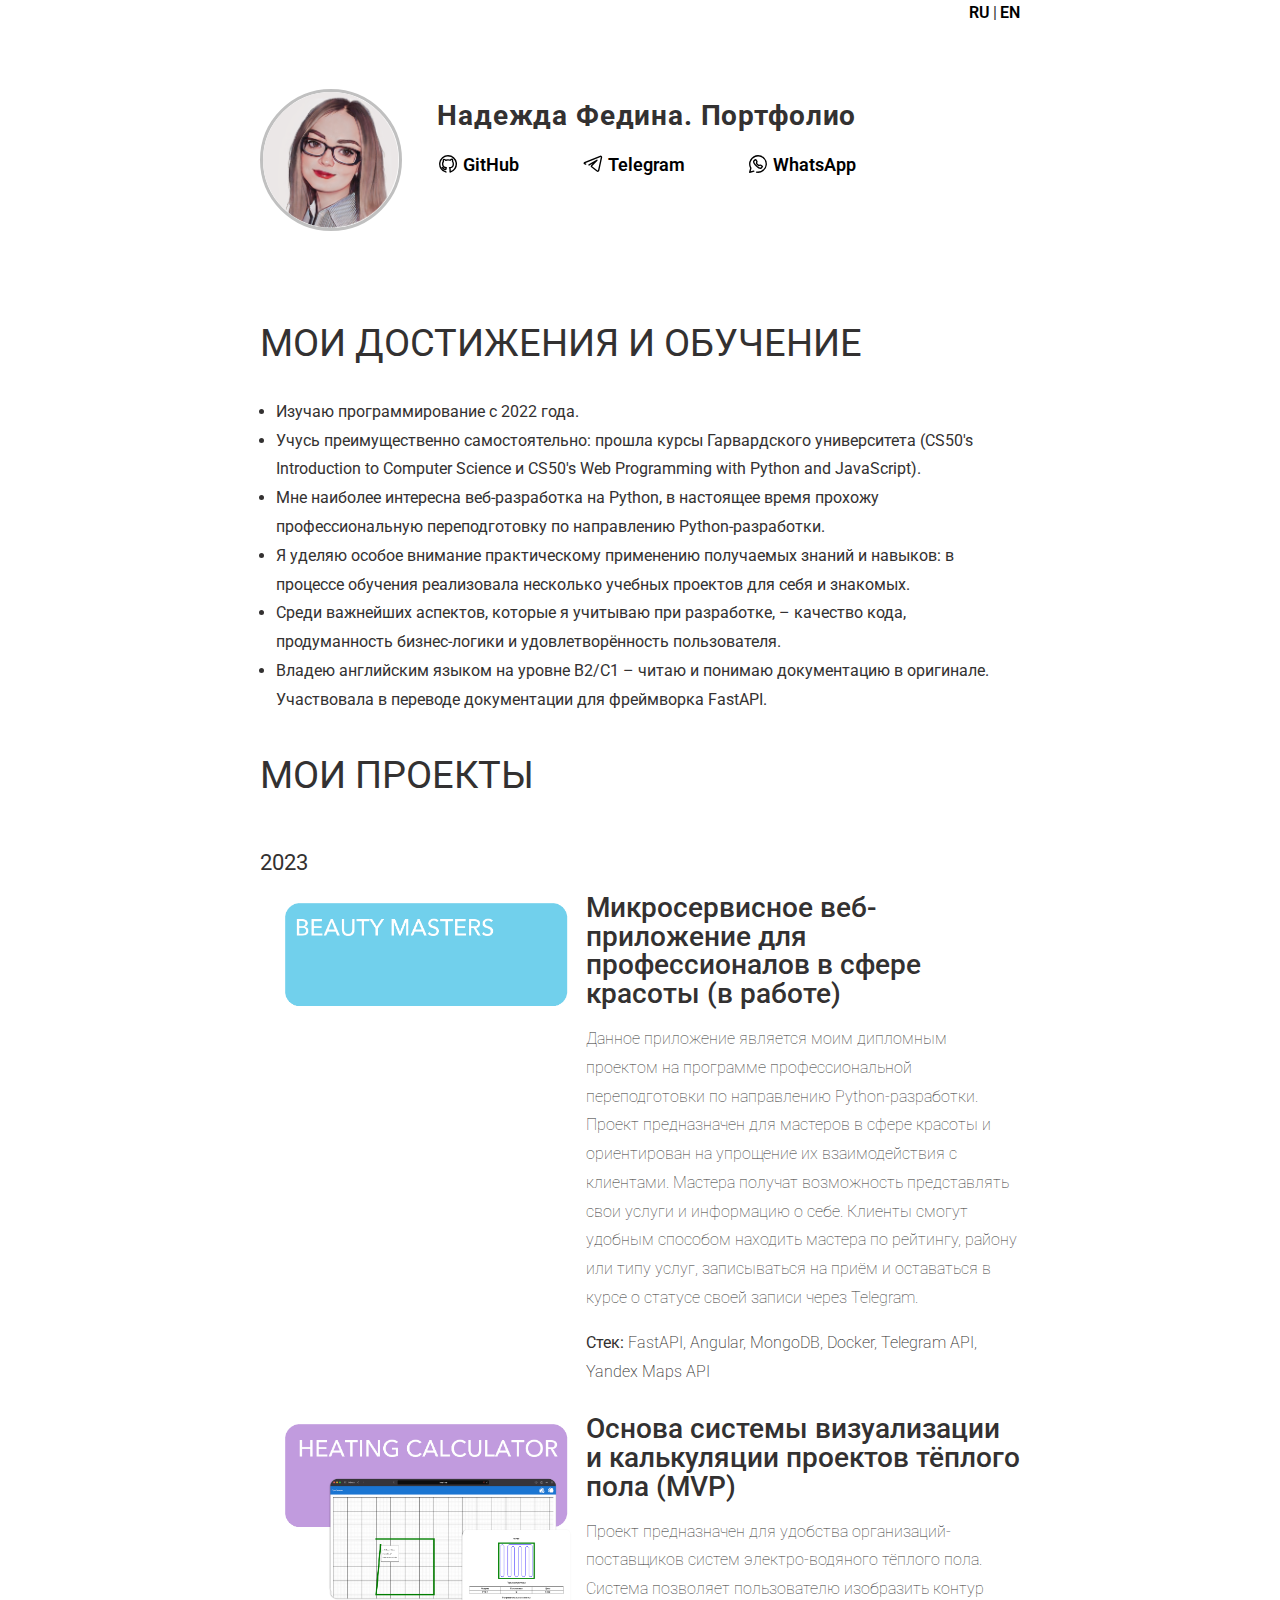
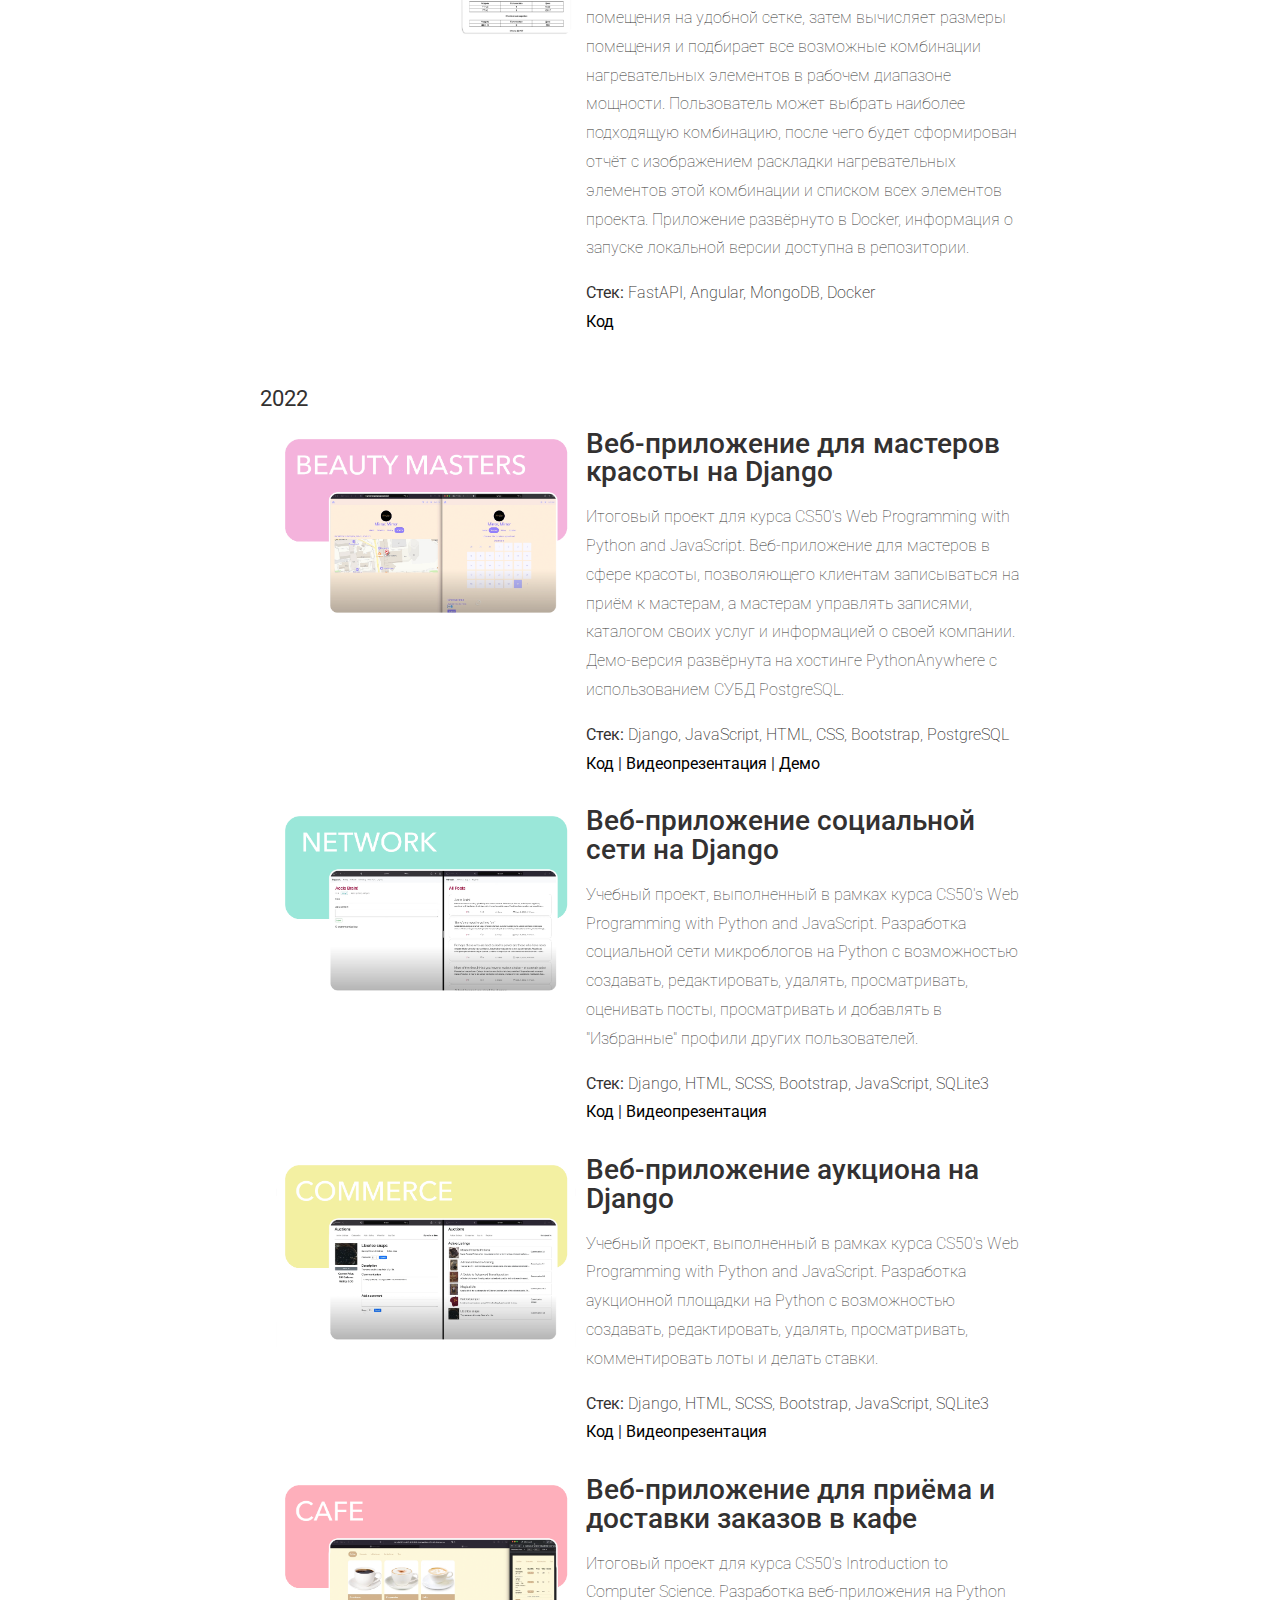
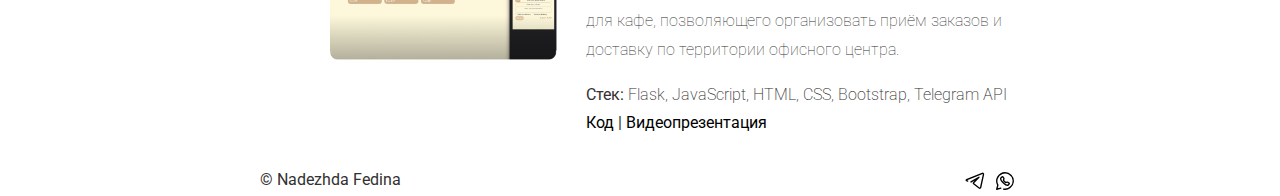
<file: index.html>
<!DOCTYPE html>
<html lang="en">
<head>
    <meta charset="UTF-8">
    <title>Обо мне</title>
    <link rel="stylesheet" type="text/css" href="assets/styles/styles.css">
</head>
<body>
    <div class="main">
        <div class="header">
            <a href="#">
                <span>RU</span>
            </a>
            <span>|</span>
            <a href="en.html">
                <span>EN</span>
            </a>
        </div>
        <div class="content">
            <div class="content__hello">
                <img class="content__hello-img" src="assets/img/avatar.png" alt="Avatar">
                <div class="content__hello-text">
                    <span class="content__description">Надежда Федина. Портфолио</span>
                    <nav class="content__social">
                        <a href="https://github.com/nadia3373" class="content__social-item">
                            <img src="assets/img/icons/github.svg" alt="GitHub">
                            <span>GitHub</span>
                        </a>
                        <a href="https://t.me/nadia3373" class="content__social-item">
                            <img src="assets/img/icons/telegram.svg" alt="Telegram">
                            <span>Telegram</span>
                        </a>
                        <a href="https://wa.me/79233773373" class="content__social-item">
                            <img src="assets/img/icons/whatsapp.svg" alt="WhatsApp">
                            <span>WhatsApp</span>
                        </a>
                    </nav>
                </div>
            </div>
            <div class="content__main">
                <h1 class="content__about-header">Мои достижения и обучение</h1>
                <div class="content__main-item">
                    <div class="main-item__description">
                        <ul>
                            <li>
                                Изучаю программирование с 2022 года.
                            </li>
                            <li>
                                Учусь преимущественно самостоятельно: прошла курсы Гарвардского университета
                                (CS50's Introduction to Computer Science и CS50's Web Programming with
                                Python and JavaScript).
                            </li>
                            <li>
                                Мне наиболее интересна веб-разработка на Python, в настоящее время прохожу
                                профессиональную переподготовку по направлению Python-разработки.
                            </li>
                            <li>
                                Я уделяю особое внимание практическому применению получаемых знаний и навыков:
                                в процессе обучения реализовала несколько учебных проектов для себя и знакомых.
                            </li>
                            <li>
                                Среди важнейших аспектов, которые я учитываю при разработке, – качество кода,
                                продуманность бизнес-логики и удовлетворённость пользователя.
                            </li>
                            <li>
                                Владею английским языком на уровне B2/C1 – читаю и понимаю документацию в оригинале.
                                Участвовала в переводе документации для фреймворка FastAPI.
                            </li>
                        </ul>
                    </div>
                </div>
                <h1 class="content__about-header">Мои проекты</h1>
                <h2 class="content__subheader">2023</h2>
                <div class="content__main-item project">
                    <a data-fslightbox href="assets/img/project5.png">
                        <img src="assets/img/project5.png" alt="project5">
                    </a>
                    <div>
                        <div class="main-item__title">
                            <span>Микросервисное веб-приложение для профессионалов в сфере красоты (в работе)</span>
                        </div>
                        <div class="main-item__description">
                            <p>
                                Данное приложение является моим дипломным проектом на программе профессиональной переподготовки
                                по направлению Python-разработки. Проект предназначен для мастеров в сфере красоты и ориентирован
                                на упрощение их взаимодействия с клиентами. Мастера получат возможность представлять свои услуги
                                и информацию о себе. Клиенты смогут удобным способом находить мастера по рейтингу, району или типу услуг,
                                записываться на приём и оставаться в курсе о статусе своей записи через Telegram.
                            </p>
                        </div>
                        <div class="main-item__subdescription">
                            <p><span>Стек:</span> FastAPI, Angular, MongoDB, Docker, Telegram API, Yandex Maps API</p>
                        </div>
                    </div>
                </div>
                <div class="content__main-item project">
                    <a data-fslightbox href="assets/img/project4.png">
                        <img src="assets/img/project4.png" alt="project4">
                    </a>
                    <div>
                        <div class="main-item__title">
                            <span>Основа системы визуализации и калькуляции проектов тёплого пола (MVP)</span>
                        </div>
                        <div class="main-item__description">
                            <p>
                                Проект предназначен для удобства организаций-поставщиков систем электро-водяного тёплого пола.
                                Система позволяет пользователю изобразить контур помещения на удобной сетке,
                                затем вычисляет размеры помещения и подбирает все возможные комбинации
                                нагревательных элементов в рабочем диапазоне мощности.
                                Пользователь может выбрать наиболее подходящую комбинацию, после чего будет сформирован
                                отчёт с изображением раскладки нагревательных элементов этой комбинации и списком всех
                                элементов проекта.
                                Приложение развёрнуто в Docker, информация о запуске локальной версии доступна в репозитории.
                            </p>
                        </div>
                        <div class="main-item__subdescription">
                            <p><span>Стек:</span> FastAPI, Angular, MongoDB, Docker</p>
                            <p class="main-item__links"><a href="https://github.com/nadia3373/Web-App-for-Calculation-and-Visualisation-of-Underfloor-Heating-Projects"><span>Код</span></a></p>
                        </div>
                    </div>
                </div>
                <h2 class="content__subheader">2022</h2>
                <div class="content__main-item project">
                    <a data-fslightbox href="assets/img/project3.png">
                        <img src="assets/img/project3.png" alt="project3">
                    </a>
                    <div>
                        <div class="main-item__title">
                            <span>Веб-приложение для мастеров красоты на Django</span>
                        </div>
                        <div class="main-item__description">
                            <p>
                                Итоговый проект для курса CS50's Web Programming with Python and JavaScript.
                                Веб-приложение для мастеров в сфере красоты, позволяющего клиентам записываться на приём к мастерам,
                                а мастерам управлять записями, каталогом своих услуг и информацией о своей компании.
                                Демо-версия развёрнута на хостинге PythonAnywhere с использованием СУБД PostgreSQL.
                            </p>
                        </div>
                        <div class="main-item__subdescription">
                            <p><span>Стек:</span> Django, JavaScript, HTML, CSS, Bootstrap, PostgreSQL</p>
                            <p class="main-item__links"><a href="https://github.com/nadia3373/CS50-s-Web-Programming-with-Python-and-Javascript/tree/main/Project%205%20%7C%20Welly"><span>Код</span></a><span>|</span><a href="https://youtu.be/x-0Tgss4YW4"><span>Видеопрезентация</span></a><span>|</span><a href="https://nadia3373.pythonanywhere.com/companies/mirror"><span>Демо</span></a></p>
                        </div>
                    </div>
                </div>
                <div class="content__main-item project">
                    <a data-fslightbox href="assets/img/project.png">
                        <img src="assets/img/project.png" alt="project">
                    </a>
                    <div>
                        <div class="main-item__title">
                            <span>Веб-приложение социальной сети на Django</span>
                        </div>
                        <div class="main-item__description">
                            <p>
                                Учебный проект, выполненный в рамках курса CS50's Web Programming with Python and JavaScript.
                                Разработка социальной сети микроблогов на Python с возможностью создавать,
                                редактировать, удалять, просматривать, оценивать посты, просматривать и добавлять в
                                "Избранные" профили других пользователей.
                            </p>
                        </div>
                        <div class="main-item__subdescription">
                            <p><span>Стек:</span> Django, HTML, SCSS, Bootstrap, JavaScript, SQLite3</p>
                            <p class="main-item__links"><a href="https://github.com/nadia3373/CS50-s-Web-Programming-with-Python-and-Javascript/tree/main/Project%204%20%7C%20Network"><span>Код</span></a><span>|</span><a href="https://youtu.be/IpI2Lrv3lOM"><span>Видеопрезентация</span></a> </p>
                        </div>
                    </div>
                </div>
                <div class="content__main-item project">
                    <a data-fslightbox href="assets/img/project1.png">
                        <img src="assets/img/project1.png" alt="project1">
                    </a>
                    <div>
                        <div class="main-item__title">
                            <span>Веб-приложение аукциона на Django</span>
                        </div>
                        <div class="main-item__description">
                            <p>
                                Учебный проект, выполненный в рамках курса CS50's Web Programming with Python and JavaScript.
                                Разработка аукционной площадки на Python с возможностью создавать,
                                редактировать, удалять, просматривать, комментировать лоты и делать ставки.
                            </p>
                        </div>
                        <div class="main-item__subdescription">
                            <p><span>Стек:</span> Django, HTML, SCSS, Bootstrap, JavaScript, SQLite3</p>
                            <p class="main-item__links"><a href="https://github.com/nadia3373/CS50-s-Web-Programming-with-Python-and-Javascript/tree/main/Project%202%20%7C%20Commerce"><span>Код</span></a><span>|</span><a href="https://youtu.be/d3q55mGbQwo"><span>Видеопрезентация</span></a> </p>
                        </div>
                    </div>
                </div>
                <div class="content__main-item project">
                    <a data-fslightbox href="assets/img/project2.png">
                        <img src="assets/img/project2.png" alt="project2">
                    </a>
                    <div>
                        <div class="main-item__title">
                            <span>Веб-приложение для приёма и доставки заказов в кафе</span>
                        </div>
                        <div class="main-item__description">
                            <p>
                                Итоговый проект для курса CS50's Introduction to Computer Science.
                                Разработка веб-приложения на Python для кафе, позволяющего организовать
                                приём заказов и доставку по территории офисного центра.
                            </p>
                        </div>
                        <div class="main-item__subdescription">
                            <p><span>Стек:</span>  Flask, JavaScript, HTML, CSS, Bootstrap, Telegram API</p>
                            <p class="main-item__links"><a href="https://github.com/nadia3373/CS50-s-Introduction-to-Computer-Science/tree/main/Final%20Project"><span>Код</span></a><span>|</span><a href="https://youtu.be/Gnc4v3Zp9tQ"><span>Видеопрезентация</span></a> </p>
                        </div>
                    </div>
                </div>
            </div>
        </div>
        <div class="footer">
            <div>
                <span>© Nadezhda Fedina</span>
            </div>
            <div>
                <nav class="footer__social">
                    <a href="#link" target="_blank" class="footer__social-item">
                        <img src="assets/img/icons/telegram.svg" alt="Telegram">
                    </a>
                    <a href="#link" target="_blank" class="footer__social-item">
                        <img src="assets/img/icons/whatsapp.svg" alt="WhatsApp">
                    </a>
                </nav>
            </div>
        </div>
    </div>
    <script src="assets/scripts/fslightbox.js"></script>
</body>
</html>
</file>
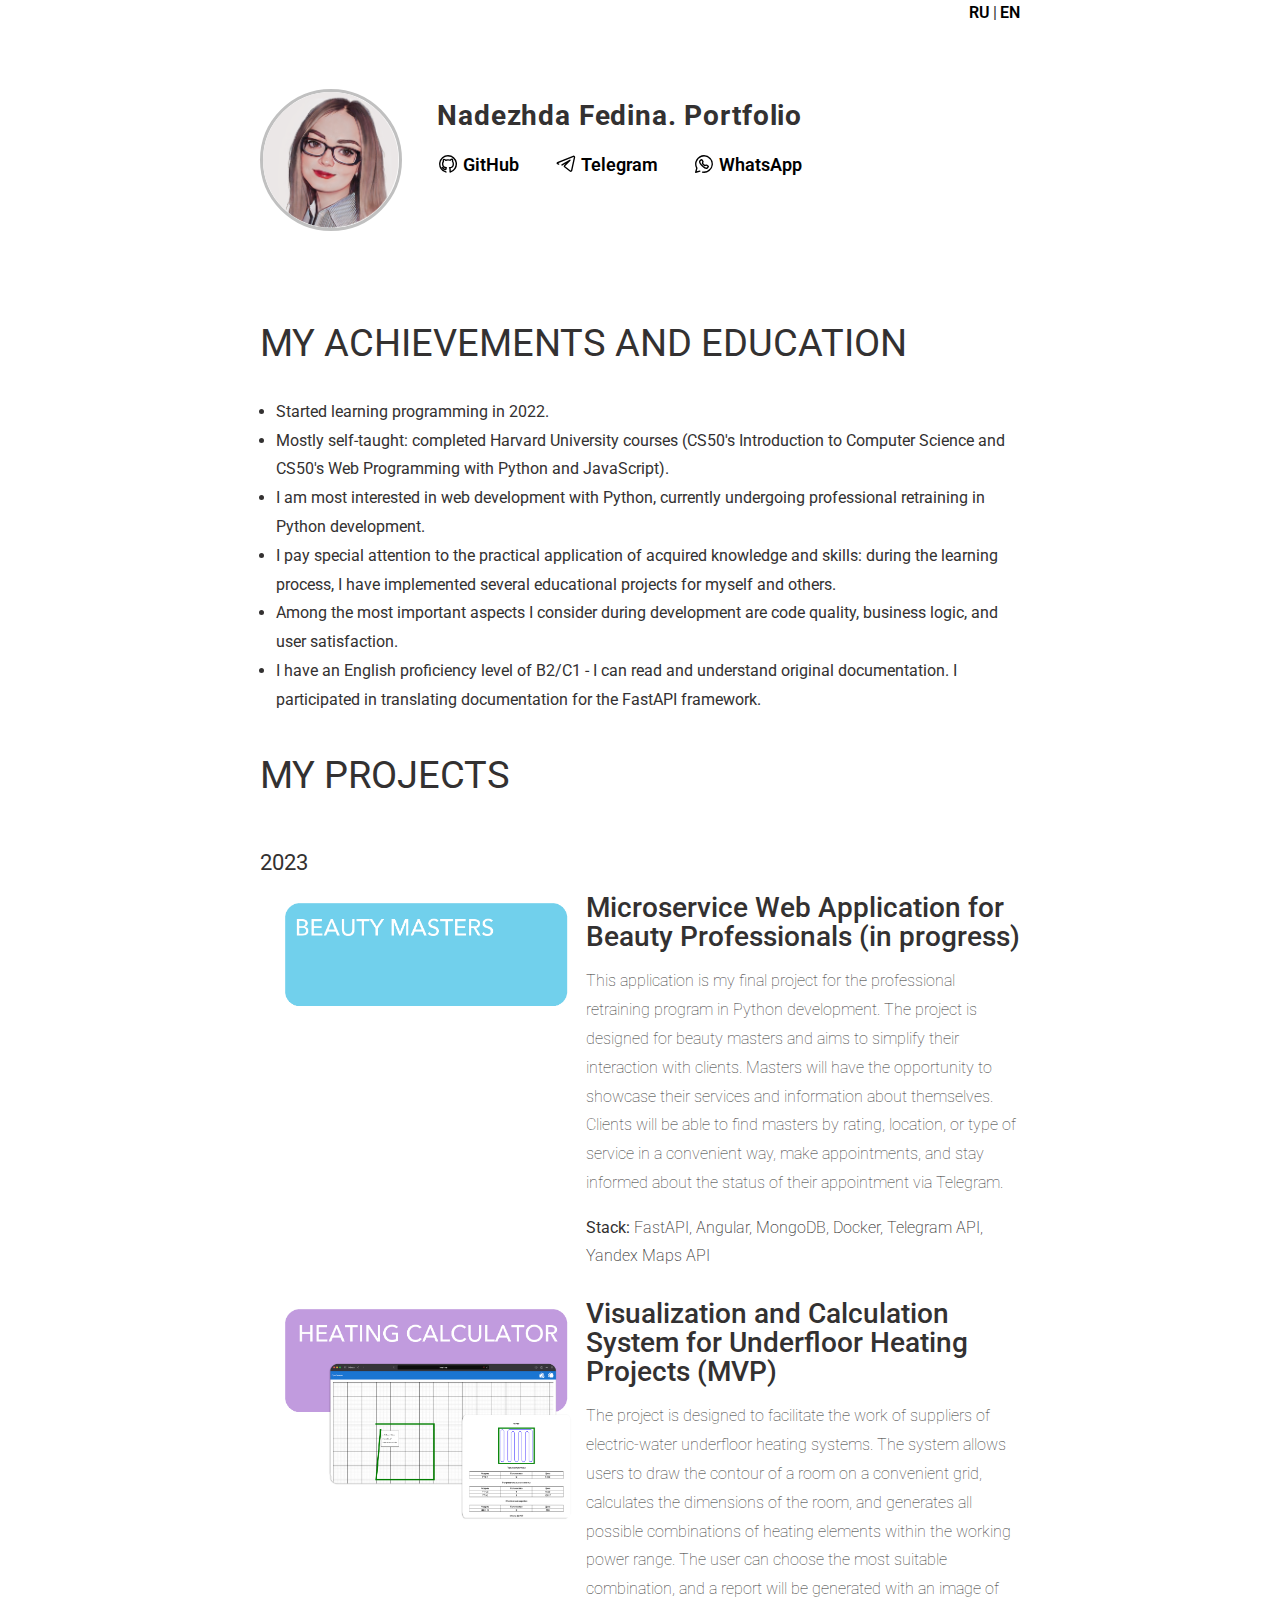
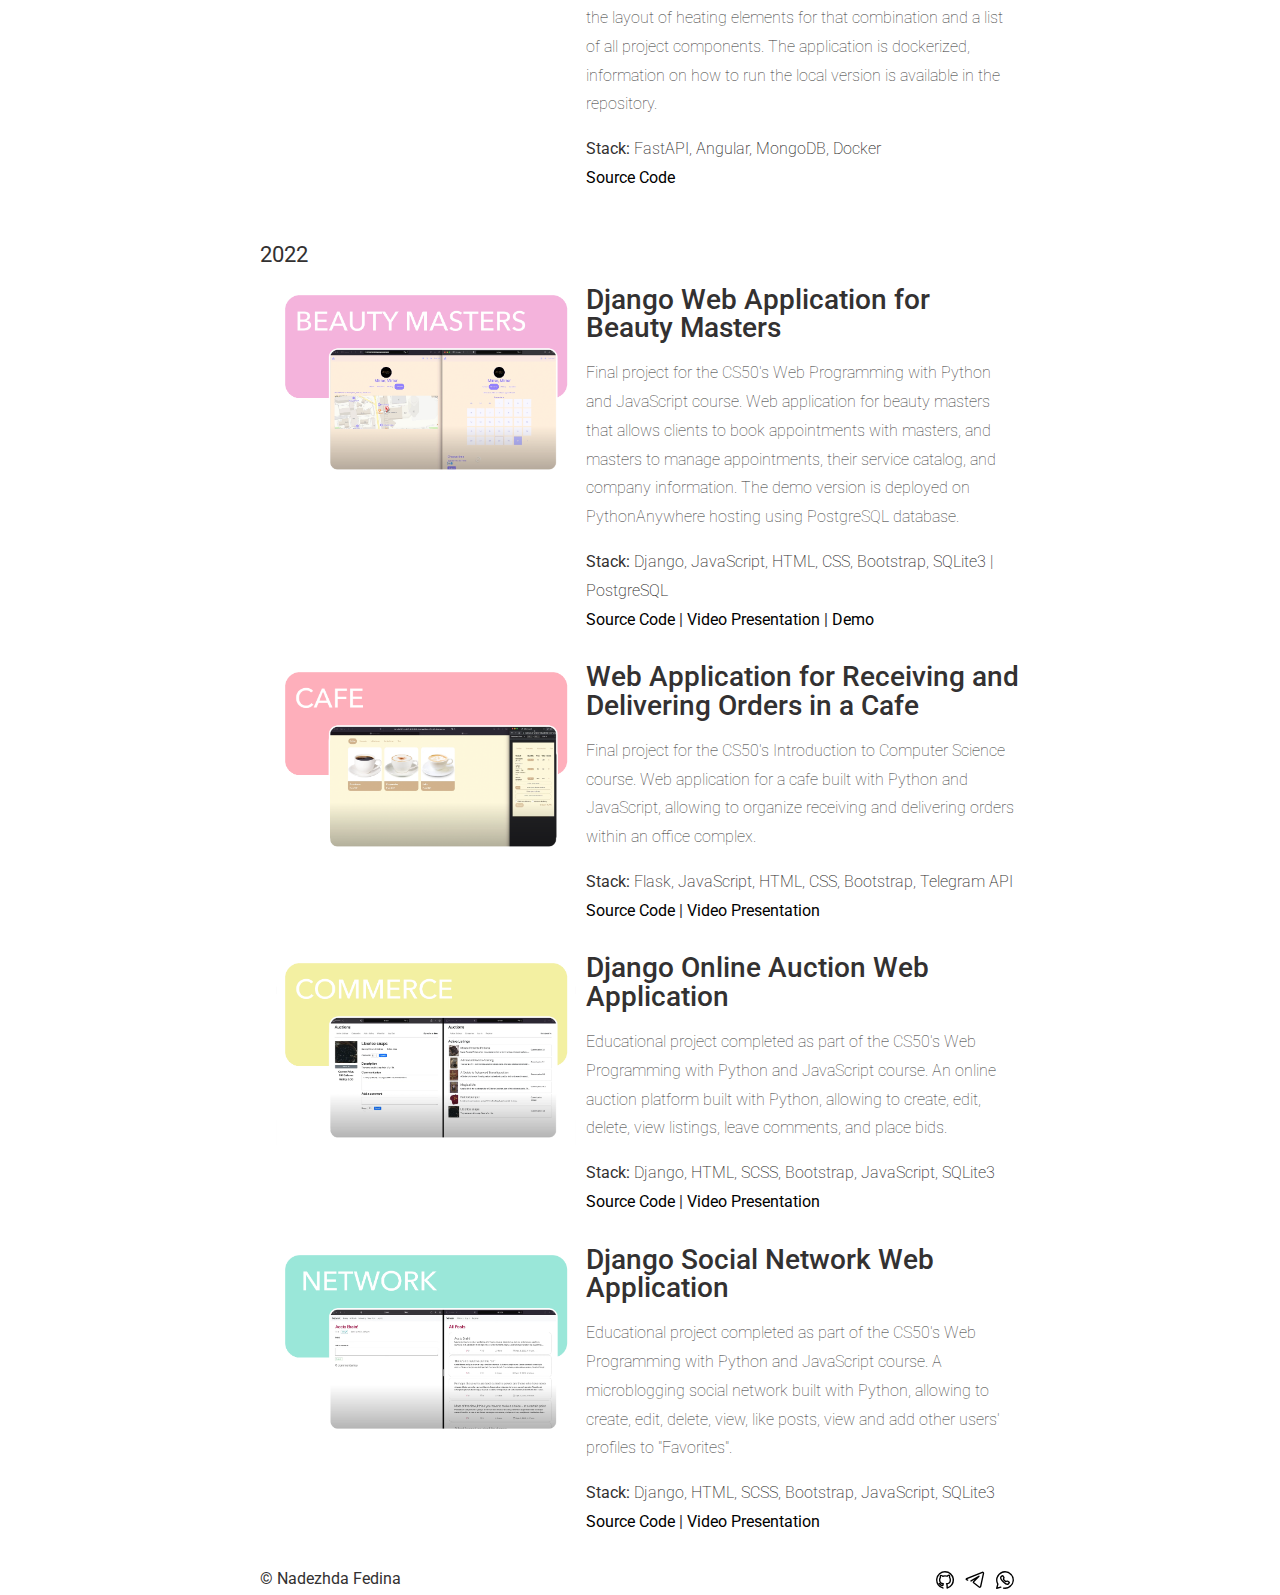
<file: en.html>
<!DOCTYPE html>
<html lang="en">
    <head>
        <meta charset="UTF-8">
        <title>About me</title>
        <link rel="stylesheet" type="text/css" href="assets/styles/styles.css">
    </head>
    <body>
        <div class="main">
            <div class="header">
                <a href="index.html">
                    <span>RU</span>
                </a>
                <span>|</span>
                <a href="#">
                    <span>EN</span>
                </a>
            </div>
            <div class="content">
                <div class="content__hello">
                    <img class="content__hello-img" src="assets/img/avatar.png" alt="Avatar">
                    <div class="content__hello-text">
                        <span class="content__description">Nadezhda Fedina. Portfolio</span>
                        <nav class="content__social">
                            <a href="https://github.com/nadia3373" class="content__social-item">
                                <img src="assets/img/icons/github.svg" alt="GitHub">
                                <span>GitHub</span>
                            </a>
                            <a href="https://t.me/nadia3373" class="content__social-item">
                                <img src="assets/img/icons/telegram.svg" alt="Telegram">
                                <span>Telegram</span>
                            </a>
                            <a href="https://wa.me/79233773373" class="content__social-item">
                                <img src="assets/img/icons/whatsapp.svg" alt="WhatsApp">
                                <span>WhatsApp</span>
                            </a>
                        </nav>
                    </div>
                </div>
                <div class="content__main">
                    <h1 class="content__about-header">My achievements and education</h1>
                    <div class="content__main-item">
                        <div class="main-item__description">
                            <ul>
                                <li>
                                    Started learning programming in 2022.
                                </li>
                                <li>
                                    Mostly self-taught: completed Harvard University courses
                                    (CS50's Introduction to Computer Science and CS50's Web Programming with
                                    Python and JavaScript).
                                </li>
                                <li>
                                    I am most interested in web development with Python, currently undergoing
                                    professional retraining in Python development.
                                </li>
                                <li>
                                    I pay special attention to the practical application of acquired knowledge and skills:
                                    during the learning process, I have implemented several educational projects for myself and others.
                                </li>
                                <li>
                                    Among the most important aspects I consider during development are code quality,
                                    business logic, and user satisfaction.
                                </li>
                                <li>
                                    I have an English proficiency level of B2/C1 - I can read and understand original documentation.
                                    I participated in translating documentation for the FastAPI framework.
                                </li>
                            </ul>
                        </div>
                    </div>
                    <h1 class="content__about-header">My projects</h1>
                    <h2 class="content__subheader">2023</h2>
                    <div class="content__main-item project">
                        <a data-fslightbox href="assets/img/project5.png">
                            <img src="assets/img/project5.png" alt="project5">
                        </a>
                        <div>
                            <div class="main-item__title">
                                <span>Microservice Web Application for Beauty Professionals (in progress)</span>
                            </div>
                            <div class="main-item__description">
                                <p>
                                    This application is my final project for the professional retraining program
                                    in Python development. The project is designed for beauty masters and aims to simplify their interaction with clients.
                                    Masters will have the opportunity to showcase their services and information about themselves.
                                    Clients will be able to find masters by rating, location, or type of service in a convenient way,
                                    make appointments, and stay informed about the status of their appointment via Telegram.
                                </p>
                            </div>
                            <div class="main-item__subdescription">
                                <p><span>Stack:</span> FastAPI, Angular, MongoDB, Docker, Telegram API, Yandex Maps API</p>
                            </div>
                        </div>
                    </div>
                    <div class="content__main-item project">
                        <a data-fslightbox href="assets/img/project4.png">
                            <img src="assets/img/project4.png" alt="project4">
                        </a>
                        <div>
                            <div class="main-item__title">
                                <span>Visualization and Calculation System for Underfloor Heating Projects (MVP)</span>
                            </div>
                            <div class="main-item__description">
                                <p>
                                    The project is designed to facilitate the work of suppliers of electric-water underfloor heating systems.
                                    The system allows users to draw the contour of a room on a convenient grid,
                                    calculates the dimensions of the room, and generates all possible combinations
                                    of heating elements within the working power range.
                                    The user can choose the most suitable combination, and a report will be generated
                                    with an image of the layout of heating elements for that combination and a list of all
                                    project components.
                                    The application is dockerized, information on how to run the local version is available in the repository.
                                </p>
                            </div>
                            <div class="main-item__subdescription">
                                <p><span>Stack:</span> FastAPI, Angular, MongoDB, Docker</p>
                                <p class="main-item__links"><a href="https://github.com/nadia3373/Web-App-for-Calculation-and-Visualisation-of-Underfloor-Heating-Projects"><span>Source Code</span></a></p>
                            </div>
                        </div>
                    </div>
                    <h2 class="content__subheader">2022</h2>
                    <div class="content__main-item project">
                        <a data-fslightbox href="assets/img/project3.png">
                            <img src="assets/img/project3.png" alt="project3">
                        </a>
                        <div>
                            <div class="main-item__title">
                                <span>Django Web Application for Beauty Masters</span>
                            </div>
                            <div class="main-item__description">
                                <p>
                                    Final project for the CS50's Web Programming with Python and JavaScript course.
                                    Web application for beauty masters that allows clients to book appointments with masters,
                                    and masters to manage appointments, their service catalog, and company information.
                                    The demo version is deployed on PythonAnywhere hosting using PostgreSQL database.
                                </p>
                            </div>
                            <div class="main-item__subdescription">
                                <p><span>Stack:</span> Django, JavaScript, HTML, CSS, Bootstrap, SQLite3 | PostgreSQL</p>
                                <p class="main-item__links"><a href="https://github.com/nadia3373/CS50-s-Web-Programming-with-Python-and-Javascript/tree/main/Project%205%20%7C%20Welly"><span>Source Code</span></a><span>|</span><a href="https://youtu.be/x-0Tgss4YW4"><span>Video Presentation</span></a><span>|</span><a href="https://nadia3373.pythonanywhere.com/companies/mirror"><span>Demo</span></a></p>
                            </div>
                        </div>
                    </div>
                    <div class="content__main-item project">
                        <a data-fslightbox href="assets/img/project2.png">
                            <img src="assets/img/project2.png" alt="project2">
                        </a>
                        <div>
                            <div class="main-item__title">
                                <span>Web Application for Receiving and Delivering Orders in a Cafe</span>
                            </div>
                            <div class="main-item__description">
                                <p>
                                    Final project for the CS50's Introduction to Computer Science course.
                                    Web application for a cafe built with Python and JavaScript, allowing to organize
                                    receiving and delivering orders within an office complex.
                                </p>
                            </div>
                            <div class="main-item__subdescription">
                                <p><span>Stack:</span>  Flask, JavaScript, HTML, CSS, Bootstrap, Telegram API</p>
                                <p class="main-item__links"><a href=""><span>Source Code</span></a><span>|</span><a href="https://youtu.be/Gnc4v3Zp9tQ"><span>Video Presentation</span></a> </p>
                            </div>
                        </div>
                    </div>
                    <div class="content__main-item project">
                        <a data-fslightbox href="assets/img/project1.png">
                            <img src="assets/img/project1.png" alt="project1">
                        </a>
                        <div>
                            <div class="main-item__title">
                                <span>Django Online Auction Web Application</span>
                            </div>
                            <div class="main-item__description">
                                <p>
                                    Educational project completed as part of the CS50's Web Programming with Python and JavaScript course.
                                    An online auction platform built with Python, allowing to create,
                                    edit, delete, view listings, leave comments, and place bids.
                                </p>
                            </div>
                            <div class="main-item__subdescription">
                                <p><span>Stack:</span> Django, HTML, SCSS, Bootstrap, JavaScript, SQLite3</p>
                                <p class="main-item__links"><a href="https://github.com/nadia3373/CS50-s-Web-Programming-with-Python-and-Javascript/tree/main/Project%202%20%7C%20Commerce"><span>Source Code</span></a><span>|</span><a href="https://youtu.be/d3q55mGbQwo"><span>Video Presentation</span></a> </p>
                            </div>
                        </div>
                    </div>
                    <div class="content__main-item project">
                        <a data-fslightbox href="assets/img/project.png">
                            <img src="assets/img/project.png" alt="project">
                        </a>
                        <div>
                            <div class="main-item__title">
                                <span>Django Social Network Web Application</span>
                            </div>
                            <div class="main-item__description">
                                <p>
                                    Educational project completed as part of the CS50's Web Programming with Python and JavaScript course.
                                    A microblogging social network built with Python, allowing to create,
                                    edit, delete, view, like posts, view and add other users' profiles to "Favorites".
                                </p>
                            </div>
                            <div class="main-item__subdescription">
                                <p><span>Stack:</span> Django, HTML, SCSS, Bootstrap, JavaScript, SQLite3</p>
                                <p class="main-item__links"><a href="https://github.com/nadia3373/CS50-s-Web-Programming-with-Python-and-Javascript/tree/main/Project%204%20%7C%20Network"><span>Source Code</span></a><span>|</span><a href="https://youtu.be/IpI2Lrv3lOM"><span>Video Presentation</span></a> </p>
                            </div>
                        </div>
                    </div>
                </div>
            </div>
            <div class="footer">
                <div>
                    <span>© Nadezhda Fedina</span>
                </div>
                <div>
                    <nav class="footer__social">
                        <a href="#link" target="_blank" class="footer__social-item">
                            <img src="assets/img/icons/github.svg" alt="GitHub">
                        </a>
                        <a href="#link" target="_blank" class="footer__social-item">
                            <img src="assets/img/icons/telegram.svg" alt="Telegram">
                        </a>
                        <a href="#link" target="_blank" class="footer__social-item">
                            <img src="assets/img/icons/whatsapp.svg" alt="WhatsApp">
                        </a>
                    </nav>
                </div>
            </div>
        </div>
        <script src="assets/scripts/fslightbox.js"></script>
    </body>
</html>
</file>
<file: assets/styles/styles.css>
@import url('https://fonts.googleapis.com/css2?family=Roboto:wght@100;300;400;500;700;900&display=swap');
/***
    The new CSS reset - version 1.7.3 (last updated 7.8.2022)
    GitHub page: https://github.com/elad2412/the-new-css-reset
***/

*:where(:not(html, iframe, canvas, img, svg, video, audio):not(svg *, symbol *)) {
    all: unset;
    display: revert;
}

/* Preferred box-sizing value */
*,
*::before,
*::after {
    box-sizing: border-box;
}

/* Reapply the pointer cursor for anchor tags */
a, button {
    cursor: revert;
}

/* For images to not be able to exceed their container */
img {
    max-width: 100%;
}

/* removes spacing between cells in tables */
table {
    border-collapse: collapse;
}

/* Safari - solving issue when using user-select:none on the <body> text input doesn't working */
input, textarea {
    user-select: auto;
    -webkit-user-select: auto;
}

/* revert the 'white-space' property for textarea elements on Safari */
textarea {
    white-space: revert;
}

/* minimum style to allow to style meter element */
meter {
    -webkit-appearance: revert;
    appearance: revert;
}

/* reset default text opacity of input placeholder */
::placeholder {
    color: unset;
}

/* fix the feature of 'hidden' attribute.
   display:revert; revert to element instead of attribute */
:where([hidden]) {
    display: none;
}

/* revert for bug in Chromium browsers
   - fix for the content editable attribute will work properly.
   - webkit-user-select: auto; added for Safari in case of using user-select:none on wrapper element*/
:where([contenteditable]:not([contenteditable="false"])) {
    -moz-user-modify: read-write;
    -webkit-user-modify: read-write;
    overflow-wrap: break-word;
    line-break: after-white-space;
    user-select: auto;
    -webkit-line-break: after-white-space;
    -webkit-user-select: auto;
}

/* apply back the draggable feature - exist only in Chromium and Safari */
:where([draggable="true"]) {
    -webkit-user-drag: element;
}

body {
    font-family: 'Roboto', sans-serif;
    color: #333131;
}

a {
    color: black;
    font-weight: 600;
}

a:hover {
    text-decoration: underline;
}

@media (prefers-color-scheme: dark) {
    body {
        background-color: black;
        color: #c8cbcd;
    }

    a {
        color: #fff;
    }

    .content__social-item img,
    .footer__social-item img{
        filter: invert(1);
    }
}

.main {
    margin: auto;
    width: 47.5rem;
}

.content__hello {
    display: flex;
    margin-top: 4.2rem;
    margin-bottom: 5rem;
    font-size: 28px;
    line-height: 2.8rem;
}

.content__hello-img {
    width: 142px;
    height: 142px;
    min-width: 142px;
    border-radius: 50%;
    border: 3px solid silver;
}

.content__hello-text {
    margin-left: 2.2rem;
    line-height: 2.7rem;
    margin-top: 5px;
}

.content__name a {
    font-weight: 700;
    letter-spacing: 0.03em;
}

.content__description {
    font-weight: 700;
    letter-spacing: 0.03em;
}

.header {
    display: flex;
    justify-content: end;
    margin-top: 0.2rem;
}
.header span {
    margin-left: 3px;
}

.content__social {
    display: flex;
    max-width: 36rem;
    font-size: 18px;
    padding-top: 5px;
    -webkit-box-orient: horizontal;
    -webkit-box-direction: normal;
    flex-direction: row;
    flex: 1 1 0%;
    -webkit-box-pack: start;
    justify-content: space-between;
}
.content__social-item {
    display: flex;
    align-items: center;
}
.content__social-item img {
    width: 22px;
    height: 22px;
    margin-right: 4px;
}

.content__about-header {
    font-size: 2.4rem;
    margin-bottom: 1.4rem;
    line-height: 4rem;
    text-transform: uppercase;
}

.content__subheader {
    font-size: 1.4rem;
    line-height: 4rem;
    text-transform: uppercase;
}

.content__main-item {
    display: flex;
    line-height: 1.8rem;
    margin-left: 1rem;
    margin-bottom: 1.8rem;
}
.content__main-item.project img {
    max-width: 300px;
    height: auto;
    margin-right: 10px;
    border-radius: 25px;
}

.main-item__description img {
    border-radius: 25px;
}

.project .main-item__title {
    font-weight: 500;
    font-size: 28px;
}

.project .main-item__links span {
    margin-right: 4px;
}

.project .main-item__description {
    font-weight: 100;
    margin-top: 1rem;
}

.project .main-item__subdescription {
    font-weight: 200;
    margin-top: 1rem;
}
.project .main-item__subdescription span {
    font-weight: 400;
}

.post .main-item__title{
    font-size: 1.48rem;
    line-height: 2rem;
    font-weight: 500;
    letter-spacing: .05rem;
}

.post .main-item__title a{
    box-shadow: none;
    letter-spacing: 0.03em;
}

.post .main-item__date {
    display: inline-block;
    font-size: .94rem;
    font-weight: 700;
    line-height: 1.55rem;
}

.post .main-item__description {
    line-height: 1.8rem;
    margin-top: -0.2rem;
    margin-bottom: 0.8rem;
}

.footer {
    margin-top: 2rem;
    display: flex;
    justify-content: space-between;
}

.footer__social-item img {
    width: 22px;
    height: 22px;
    margin-right: 4px;
}
</file>
